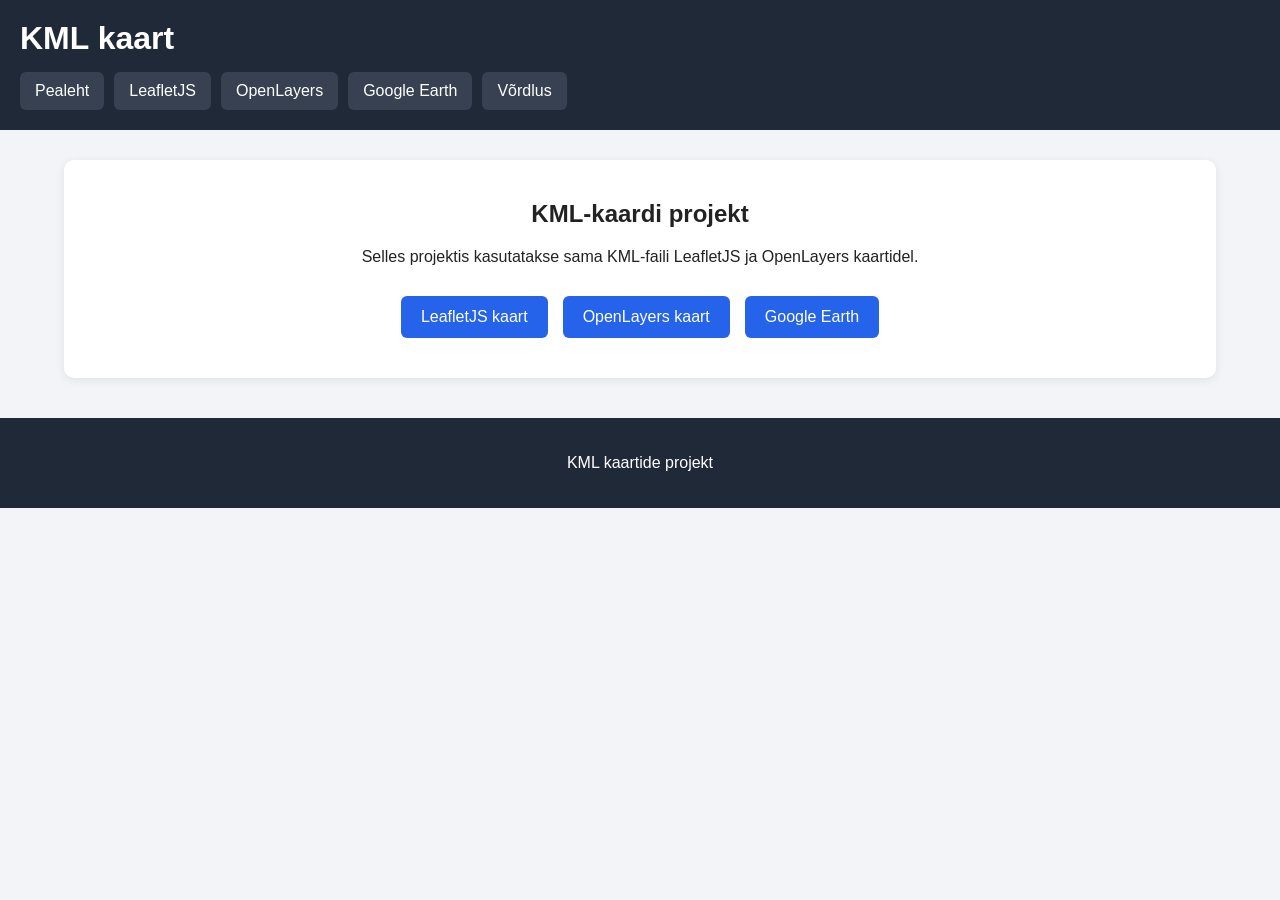
<file: index.html>
<!DOCTYPE html>
<html lang="ru">
<head>
  <meta charset="UTF-8">
  <meta name="viewport" content="width=device-width, initial-scale=1.0">
  <title>KML Maps</title>
  <link rel="stylesheet" href="css/style.css">
</head>

<body>

<header>
  <h1>KML kaart</h1>

  <nav>
    <a href="index.html">Pealeht</a>
    <a href="leaflet.html">LeafletJS</a>
    <a href="openlayers.html">OpenLayers</a>
    <a href="google-earth.html">Google Earth</a>
    <a href="comparison.html">Võrdlus</a>
  </nav>
</header>

<main class="container">

  <section class="hero">
    <h2>KML-kaardi projekt</h2>

    <p>
      Selles projektis kasutatakse sama KML-faili
      LeafletJS ja OpenLayers kaartidel.
    </p>

    <div class="buttons">
      <a href="leaflet.html" class="button">
        LeafletJS kaart
      </a>

      <a href="openlayers.html" class="button">
        OpenLayers kaart
      </a>

      <a href="google-earth.html" class="button">
        Google Earth
      </a>
    </div>
  </section>

</main>

<footer>
  <p>KML kaartide projekt</p>
</footer>

</body>
</html>
</file>
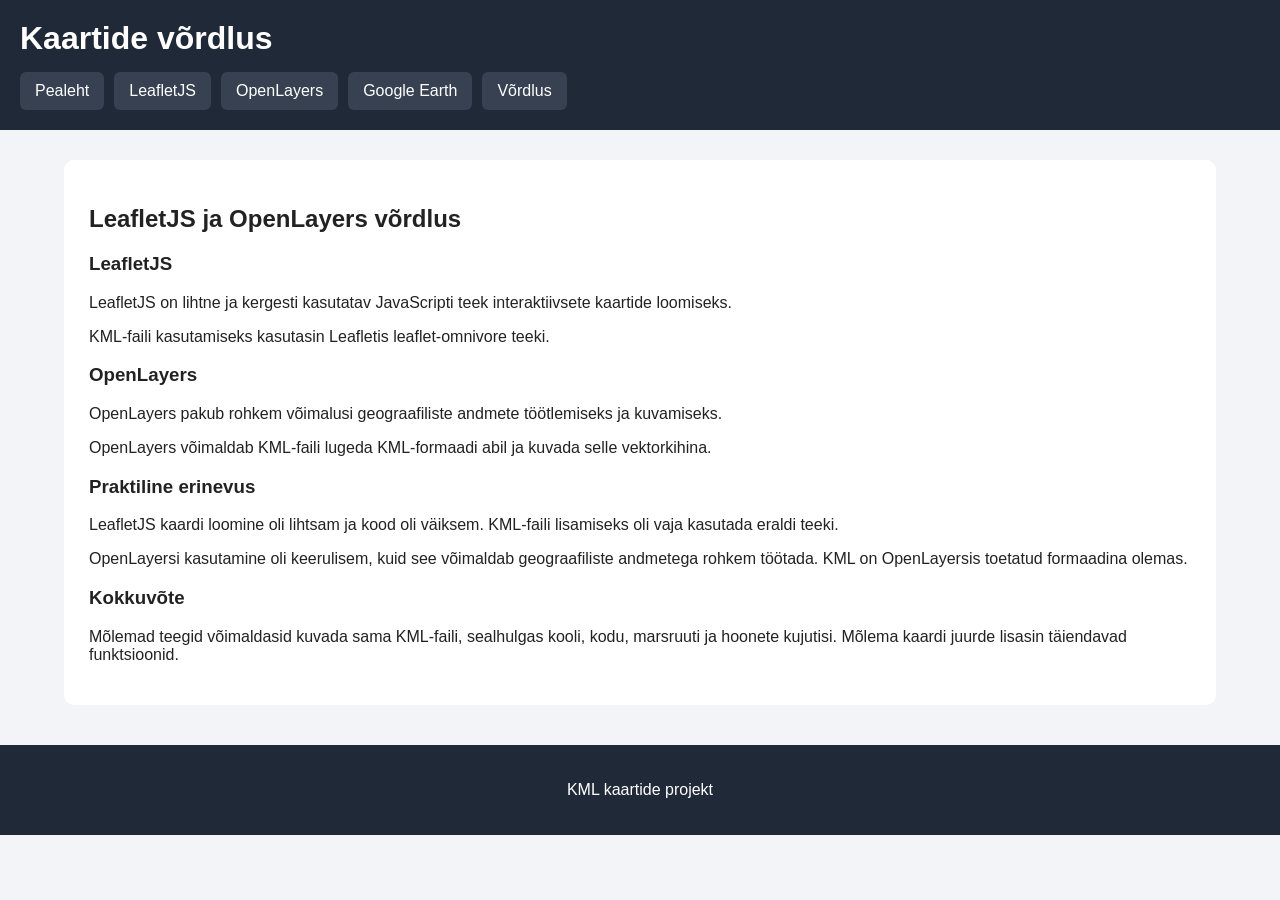
<file: comparison.html>
<!DOCTYPE html>
<html lang="ru">
<head>
    <meta charset="UTF-8">
    <meta name="viewport" content="width=device-width, initial-scale=1.0">

    <title>LeafletJS ja OpenLayers võrdlus</title>

    <link rel="stylesheet" href="css/style.css">
</head>

<body>

<header>
    <h1>Kaartide võrdlus</h1>

    <nav>
        <a href="index.html">Pealeht</a>
        <a href="leaflet.html">LeafletJS</a>
        <a href="openlayers.html">OpenLayers</a>
        <a href="google-earth.html">Google Earth</a>
        <a href="comparison.html">Võrdlus</a>
    </nav>
</header>

<main class="container">

    <section class="info">

        <h2>LeafletJS ja OpenLayers võrdlus</h2>

        <h3>LeafletJS</h3>

        <p>
            LeafletJS on lihtne ja kergesti kasutatav JavaScripti
            teek interaktiivsete kaartide loomiseks.
        </p>

        <p>
            KML-faili kasutamiseks kasutasin Leafletis
            leaflet-omnivore teeki.
        </p>

        <h3>OpenLayers</h3>

        <p>
            OpenLayers pakub rohkem võimalusi geograafiliste
            andmete töötlemiseks ja kuvamiseks.
        </p>

        <p>
            OpenLayers võimaldab KML-faili lugeda KML-formaadi
            abil ja kuvada selle vektorkihina.
        </p>

        <h3>Praktiline erinevus</h3>

        <p>
            LeafletJS kaardi loomine oli lihtsam ja kood oli
            väiksem. KML-faili lisamiseks oli vaja kasutada
            eraldi teeki.
        </p>

        <p>
            OpenLayersi kasutamine oli keerulisem, kuid see
            võimaldab geograafiliste andmetega rohkem töötada.
            KML on OpenLayersis toetatud formaadina olemas.
        </p>

        <h3>Kokkuvõte</h3>

        <p>
            Mõlemad teegid võimaldasid kuvada sama KML-faili,
            sealhulgas kooli, kodu, marsruuti ja hoonete kujutisi.
            Mõlema kaardi juurde lisasin täiendavad funktsioonid.
        </p>

    </section>

</main>

<footer>
    <p>KML kaartide projekt</p>
</footer>

</body>
</html>
</file>
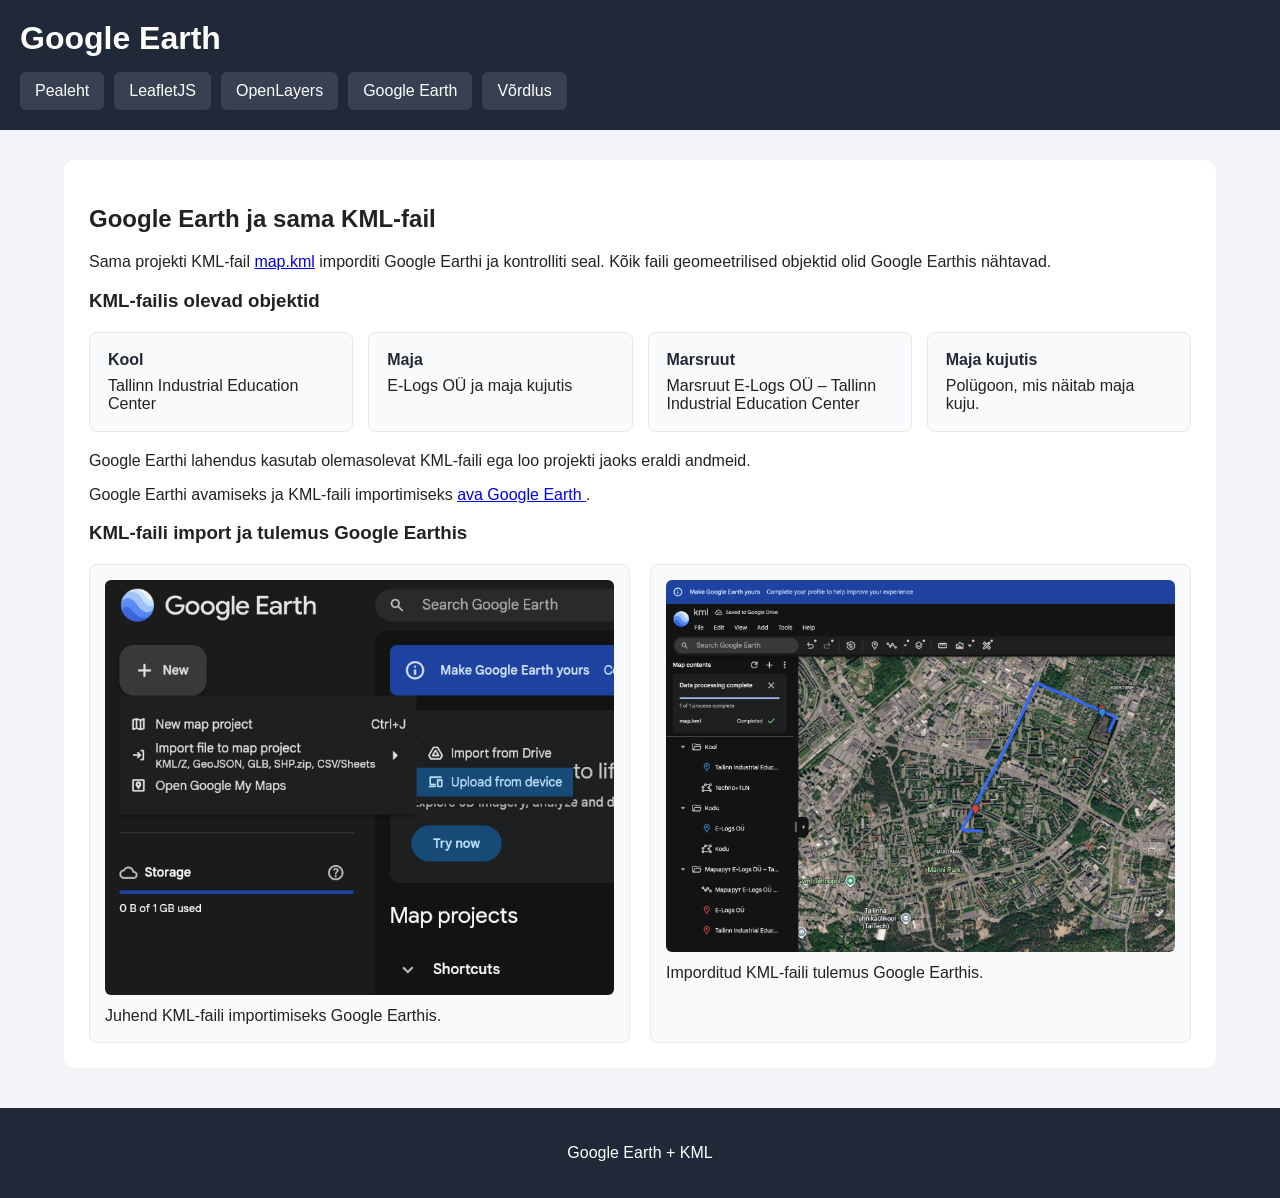
<file: google-earth.html>
<!DOCTYPE html>
<html lang="et">
<head>
    <meta charset="UTF-8">
    <meta name="viewport" content="width=device-width, initial-scale=1.0">

    <title>Google Earth ja KML</title>

    <link rel="stylesheet" href="css/style.css">
</head>

<body>

<header>
    <h1>Google Earth</h1>

    <nav>
        <a href="index.html">Pealeht</a>
        <a href="leaflet.html">LeafletJS</a>
        <a href="openlayers.html">OpenLayers</a>
        <a href="google-earth.html">Google Earth</a>
        <a href="comparison.html">Võrdlus</a>
    </nav>
</header>

<main class="container">

    <section class="info">
        <h2>Google Earth ja sama KML-fail</h2>

        <p>
            Sama projekti KML-fail <a href="map.kml">map.kml</a> imporditi
            Google Earthi ja kontrolliti seal. Kõik faili geomeetrilised
            objektid olid Google Earthis nähtavad.
        </p>

        <h3>KML-failis olevad objektid</h3>

        <div class="object-list">
            <div class="object-card">
                <h4>Kool</h4>
                <p>Tallinn Industrial Education Center</p>
            </div>

            <div class="object-card">
                <h4>Maja</h4>
                <p>E-Logs OÜ ja maja kujutis</p>
            </div>

            <div class="object-card">
                <h4>Marsruut</h4>
                <p>Marsruut E-Logs OÜ – Tallinn Industrial Education Center</p>
            </div>

            <div class="object-card">
                <h4>Maja kujutis</h4>
                <p>Polügoon, mis näitab maja kuju.</p>
            </div>
        </div>

        <p>
            Google Earthi lahendus kasutab olemasolevat KML-faili ega loo
            projekti jaoks eraldi andmeid.
        </p>

        <p>
            Google Earthi avamiseks ja KML-faili importimiseks
            <a href="https://earth.google.com/" target="_blank" rel="noopener noreferrer">
                ava Google Earth
            </a>.
        </p>

        <h3>KML-faili import ja tulemus Google Earthis</h3>

        <div class="image-gallery">
            <figure class="image-card">
                <img src="img.png" alt="Juhend KML-faili importimiseks Google Earthis">
                <figcaption>Juhend KML-faili importimiseks Google Earthis.</figcaption>
            </figure>

            <figure class="image-card">
                <img src="img_1.png" alt="Google Earthis kuvatud imporditud KML-fail">
                <figcaption>Imporditud KML-faili tulemus Google Earthis.</figcaption>
            </figure>
        </div>
    </section>

</main>

<footer>
    <p>Google Earth + KML</p>
</footer>

</body>
</html>
</file>
<file: css/style.css>
* {
    box-sizing: border-box;
}

body {
    margin: 0;
    font-family: Arial, sans-serif;
    background: #f2f4f7;
    color: #222;
}

header {
    background: #1f2937;
    color: white;
    padding: 20px;
}

header h1 {
    margin: 0 0 15px;
}

nav {
    display: flex;
    gap: 10px;
    flex-wrap: wrap;
}

nav a {
    color: white;
    text-decoration: none;
    background: #374151;
    padding: 10px 15px;
    border-radius: 6px;
}

nav a:hover {
    background: #4b5563;
}

.container {
    width: 90%;
    max-width: 1200px;
    margin: 30px auto;
}

.hero {
    background: white;
    padding: 40px;
    border-radius: 10px;
    text-align: center;
    box-shadow: 0 2px 10px rgba(0, 0, 0, 0.08);
}

.hero h2 {
    margin-top: 0;
}

.buttons {
    margin-top: 30px;
    display: flex;
    justify-content: center;
    gap: 15px;
    flex-wrap: wrap;
}

.button {
    display: inline-block;
    padding: 12px 20px;
    background: #2563eb;
    color: white;
    text-decoration: none;
    border-radius: 6px;
}

.button:hover {
    background: #1d4ed8;
}

.map-container {
    background: white;
    padding: 20px;
    border-radius: 10px;
}

#map,
#openlayers-map {
    width: 100%;
    height: 600px;
    border-radius: 8px;
}

.map-controls {
    margin-bottom: 15px;
    display: flex;
    gap: 10px;
    flex-wrap: wrap;
}

.map-controls button {
    padding: 10px 15px;
    border: none;
    border-radius: 6px;
    background: #2563eb;
    color: white;
    cursor: pointer;
}

.map-controls button:hover {
    background: #1d4ed8;
}

.info {
    background: white;
    padding: 25px;
    margin-bottom: 20px;
    border-radius: 10px;
}

.object-list {
    display: grid;
    grid-template-columns: repeat(auto-fit, minmax(220px, 1fr));
    gap: 15px;
    margin: 20px 0;
}

.object-card {
    padding: 18px;
    border: 1px solid #e5e7eb;
    border-radius: 8px;
    background: #f9fafb;
}

.object-card h4 {
    margin: 0 0 8px;
    color: #1f2937;
}

.object-card p {
    margin: 0;
}

.image-gallery {
    display: grid;
    grid-template-columns: repeat(auto-fit, minmax(280px, 1fr));
    gap: 20px;
    margin-top: 20px;
}

.image-card {
    margin: 0;
    padding: 15px;
    border: 1px solid #e5e7eb;
    border-radius: 8px;
    background: #f9fafb;
}

.image-card img {
    display: block;
    width: 100%;
    height: auto;
    border-radius: 6px;
}

.image-card figcaption {
    margin-top: 10px;
    line-height: 1.4;
}

footer {
    margin-top: 40px;
    background: #1f2937;
    color: white;
    text-align: center;
    padding: 20px;
}
#map,
 #openlayers-map {
     width: 100%;
     height: 600px;
     border-radius: 8px;
 }
</file>
